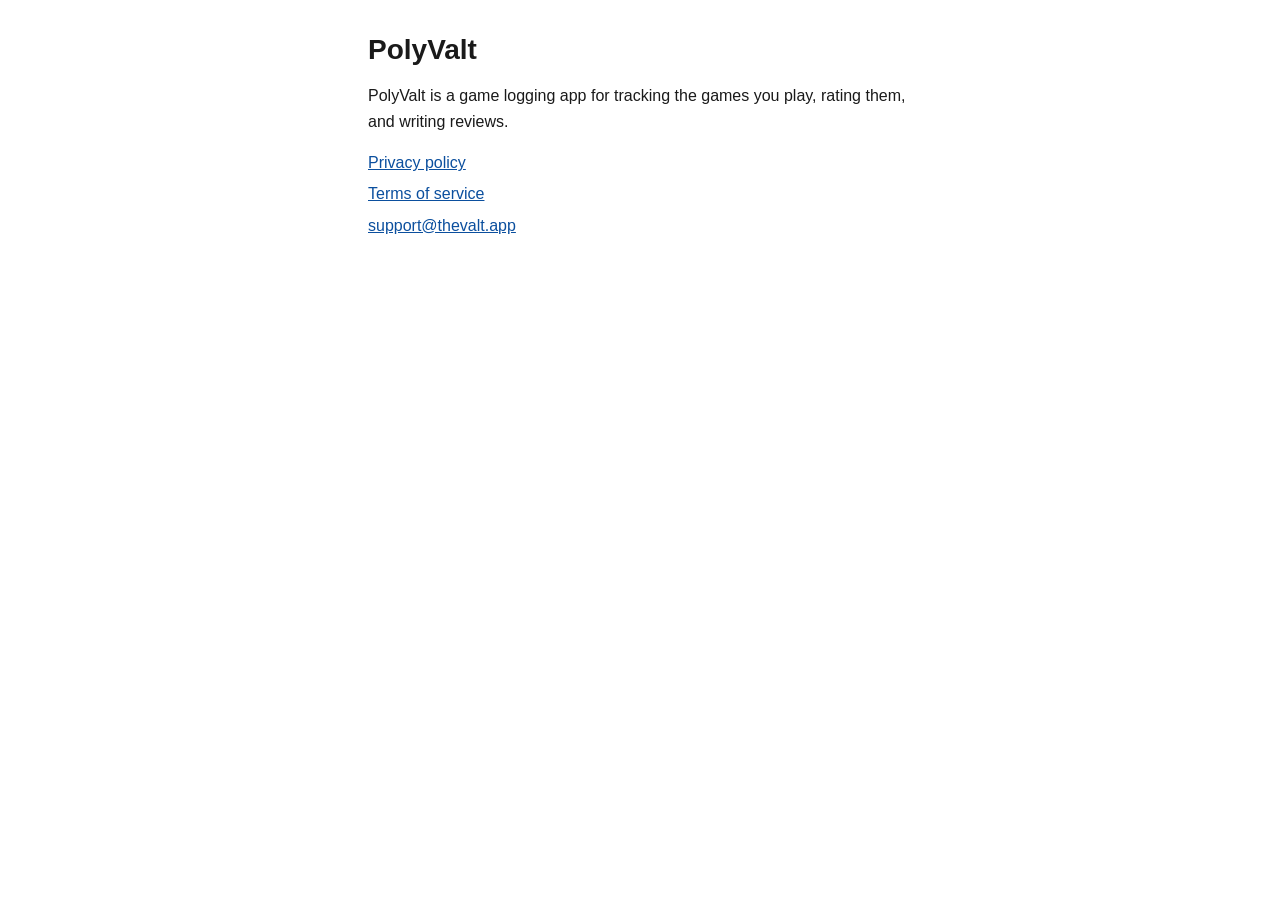
<file: index.html>
<!doctype html>
<html lang="en">
<head>
<meta charset="utf-8">
<meta name="viewport" content="width=device-width, initial-scale=1">
<title>PolyValt</title>
<link rel="stylesheet" href="style.css">
</head>
<body>
<main>
<h1>PolyValt</h1>
<p>PolyValt is a game logging app for tracking the games you play, rating them, and writing reviews.</p>
<nav>
<ul>
<li><a href="privacy.html">Privacy policy</a></li>
<li><a href="terms.html">Terms of service</a></li>
<li><a href="mailto:support@thevalt.app">support@thevalt.app</a></li>
</ul>
</nav>
</main>
</body>
</html>
</file>
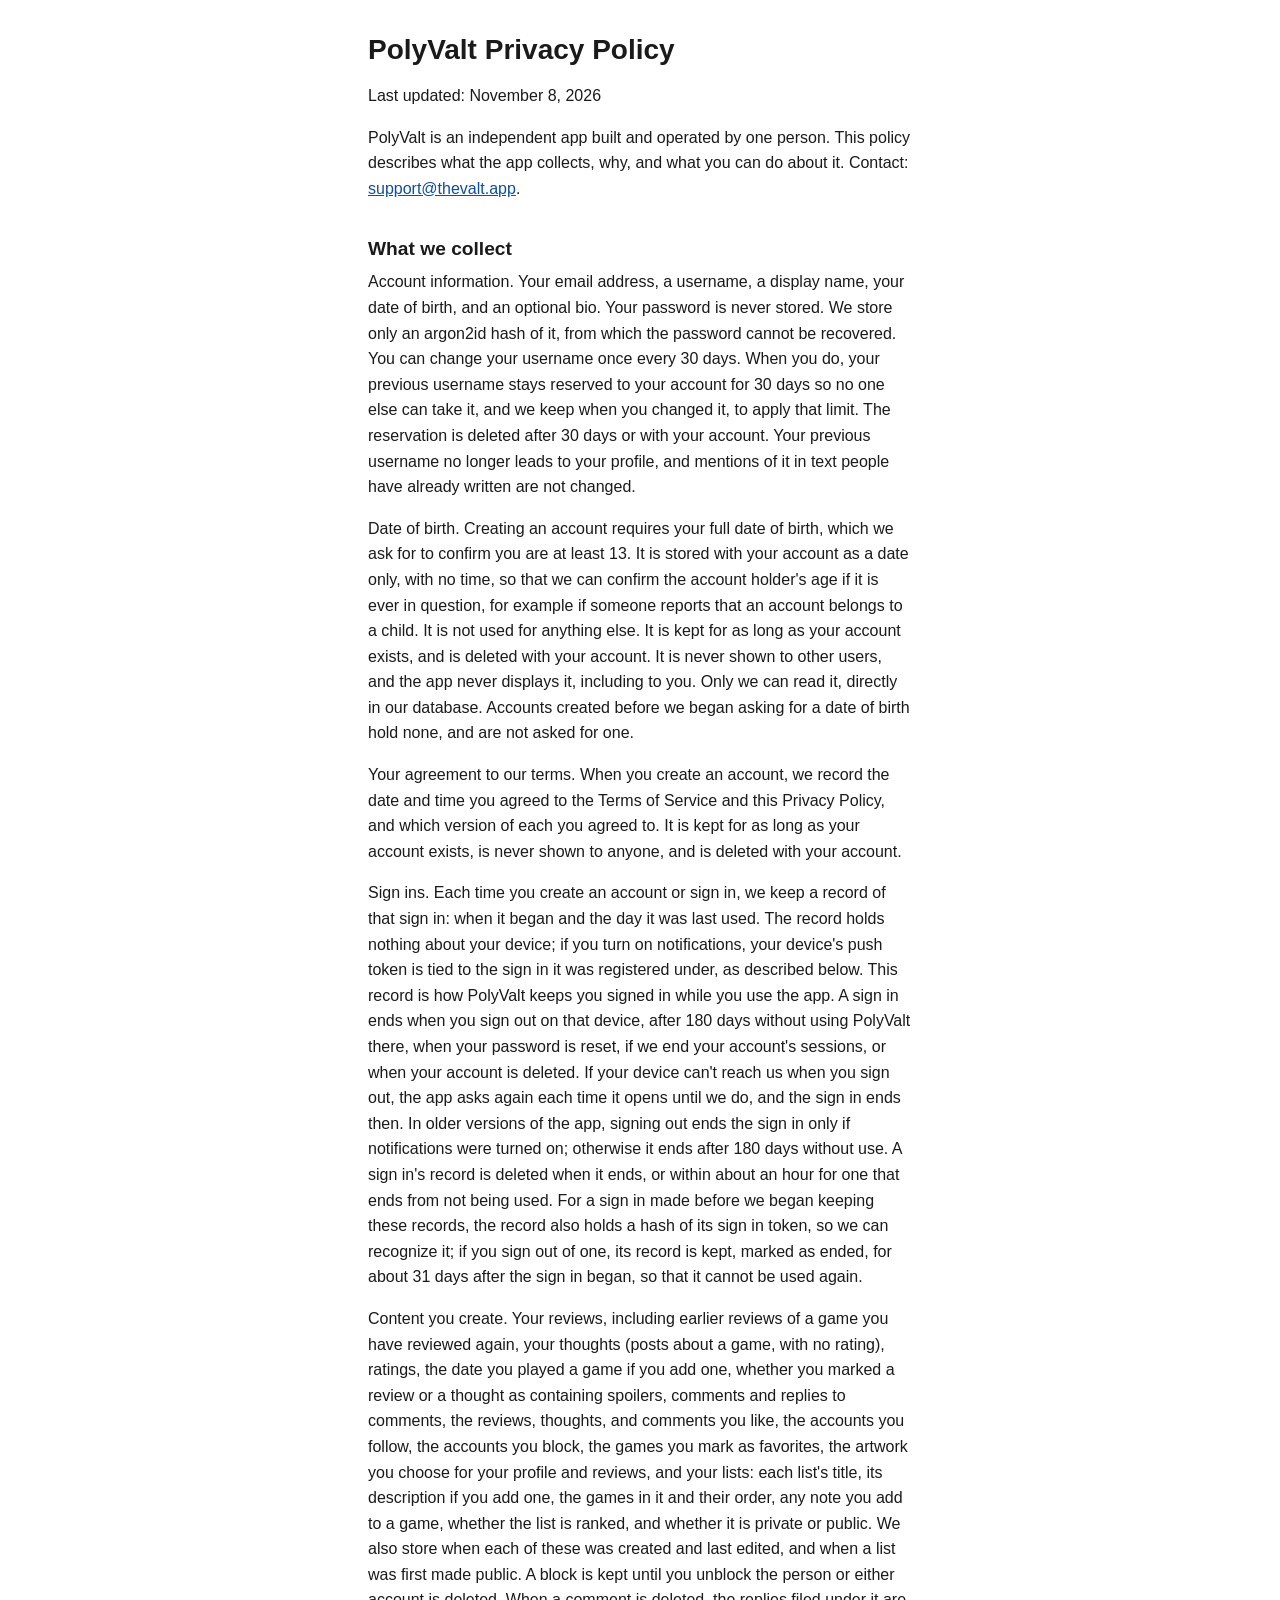
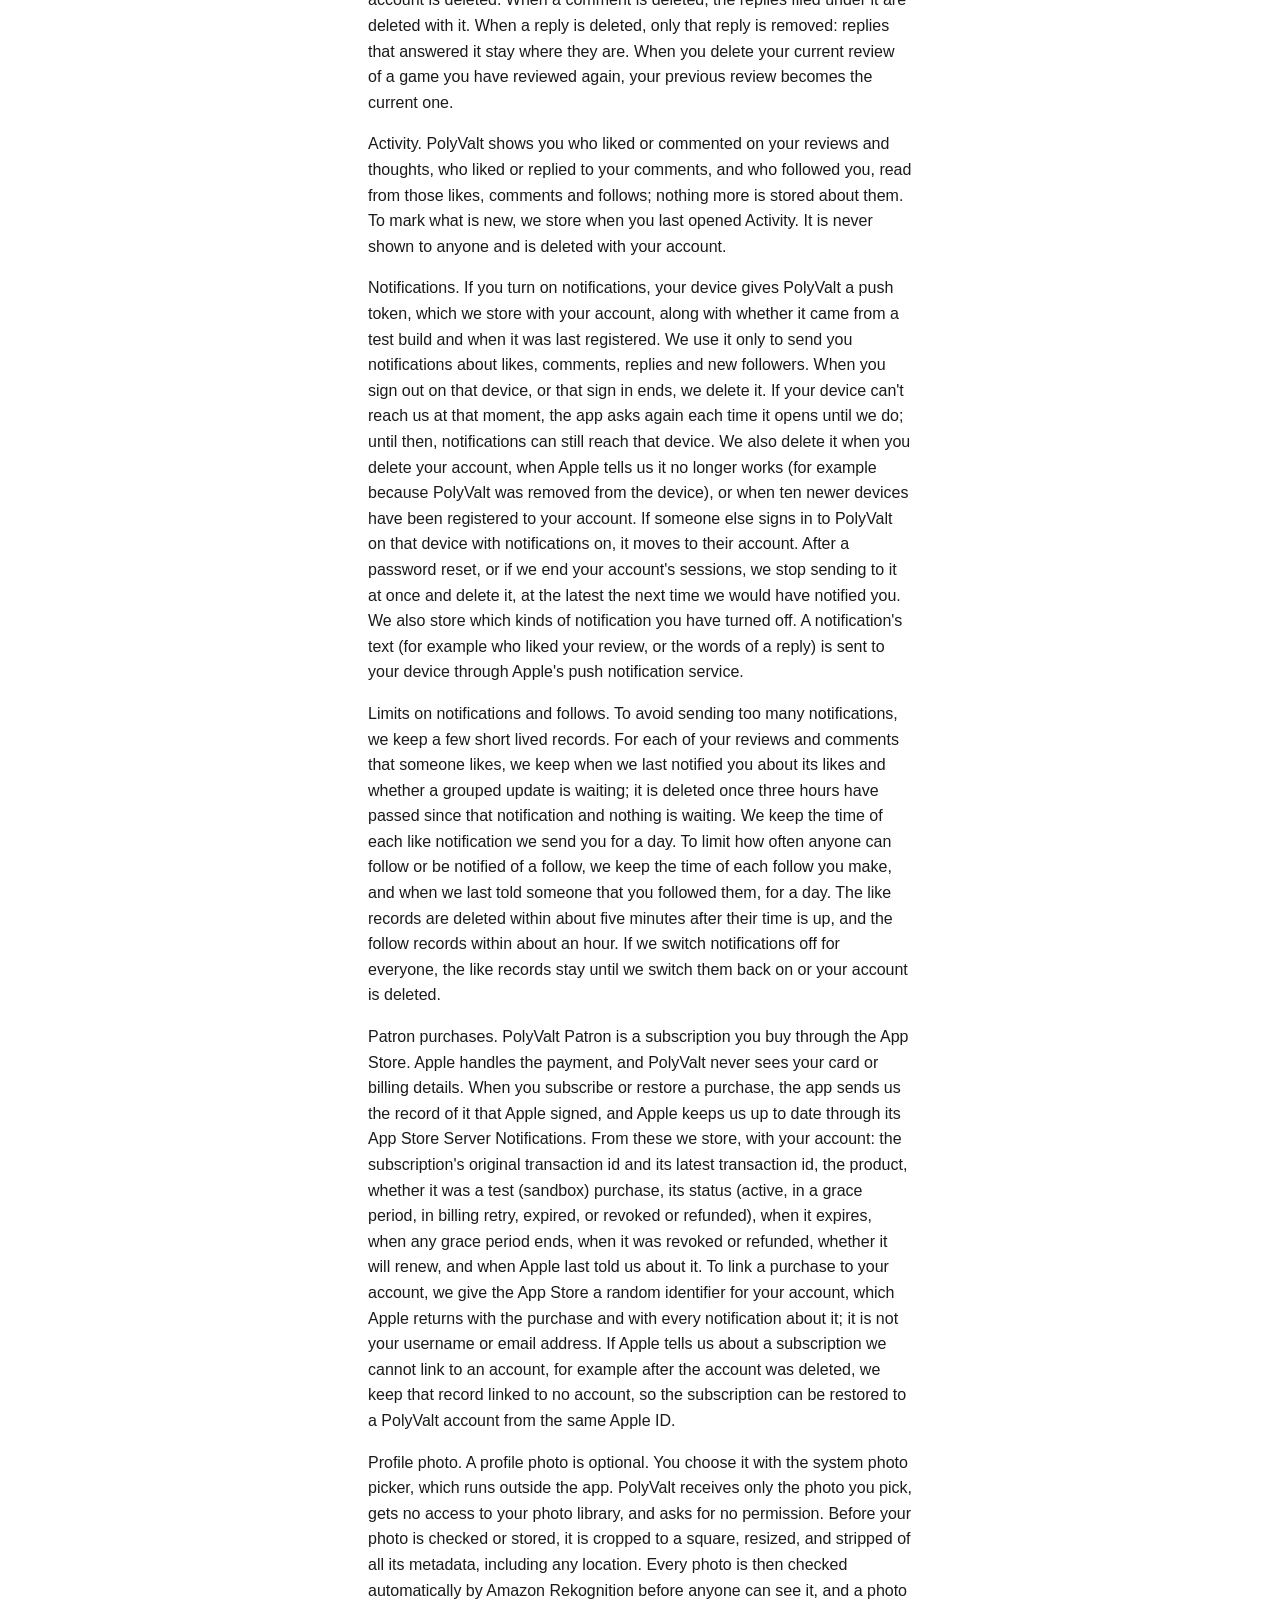
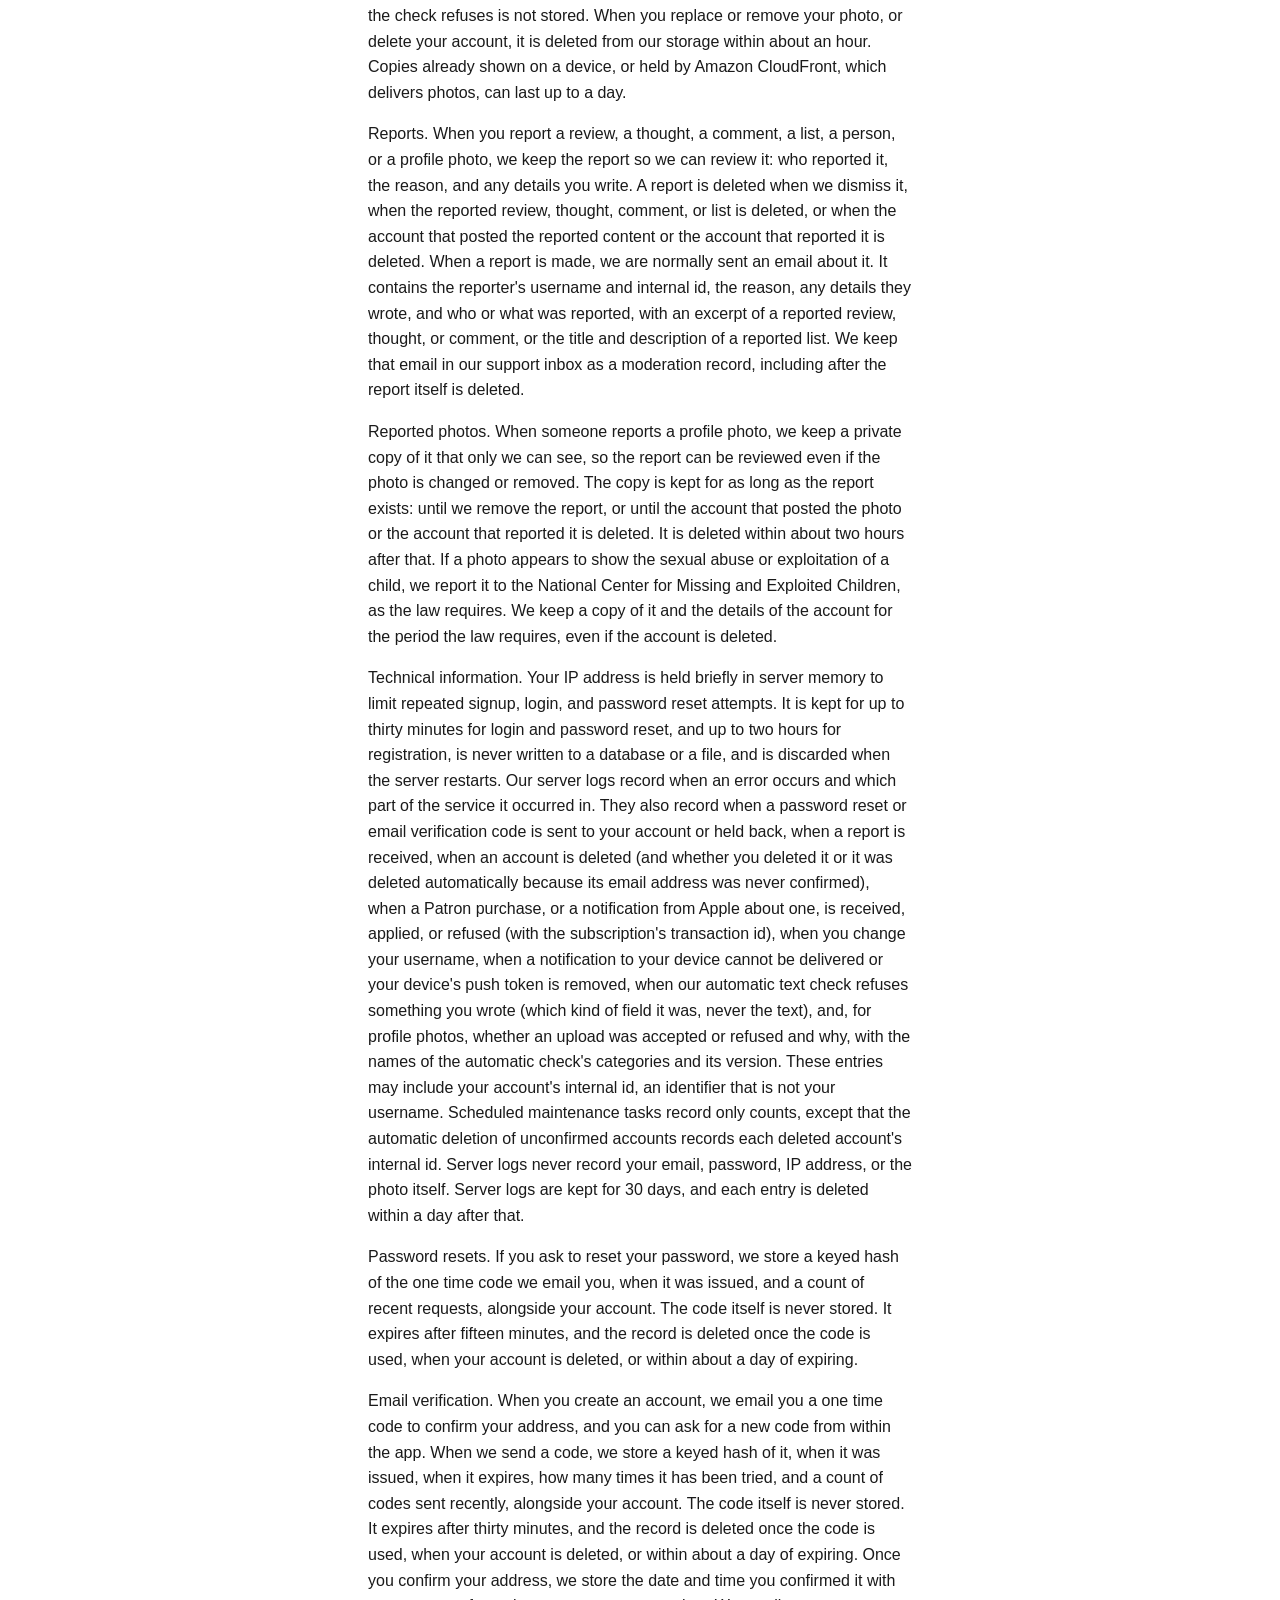
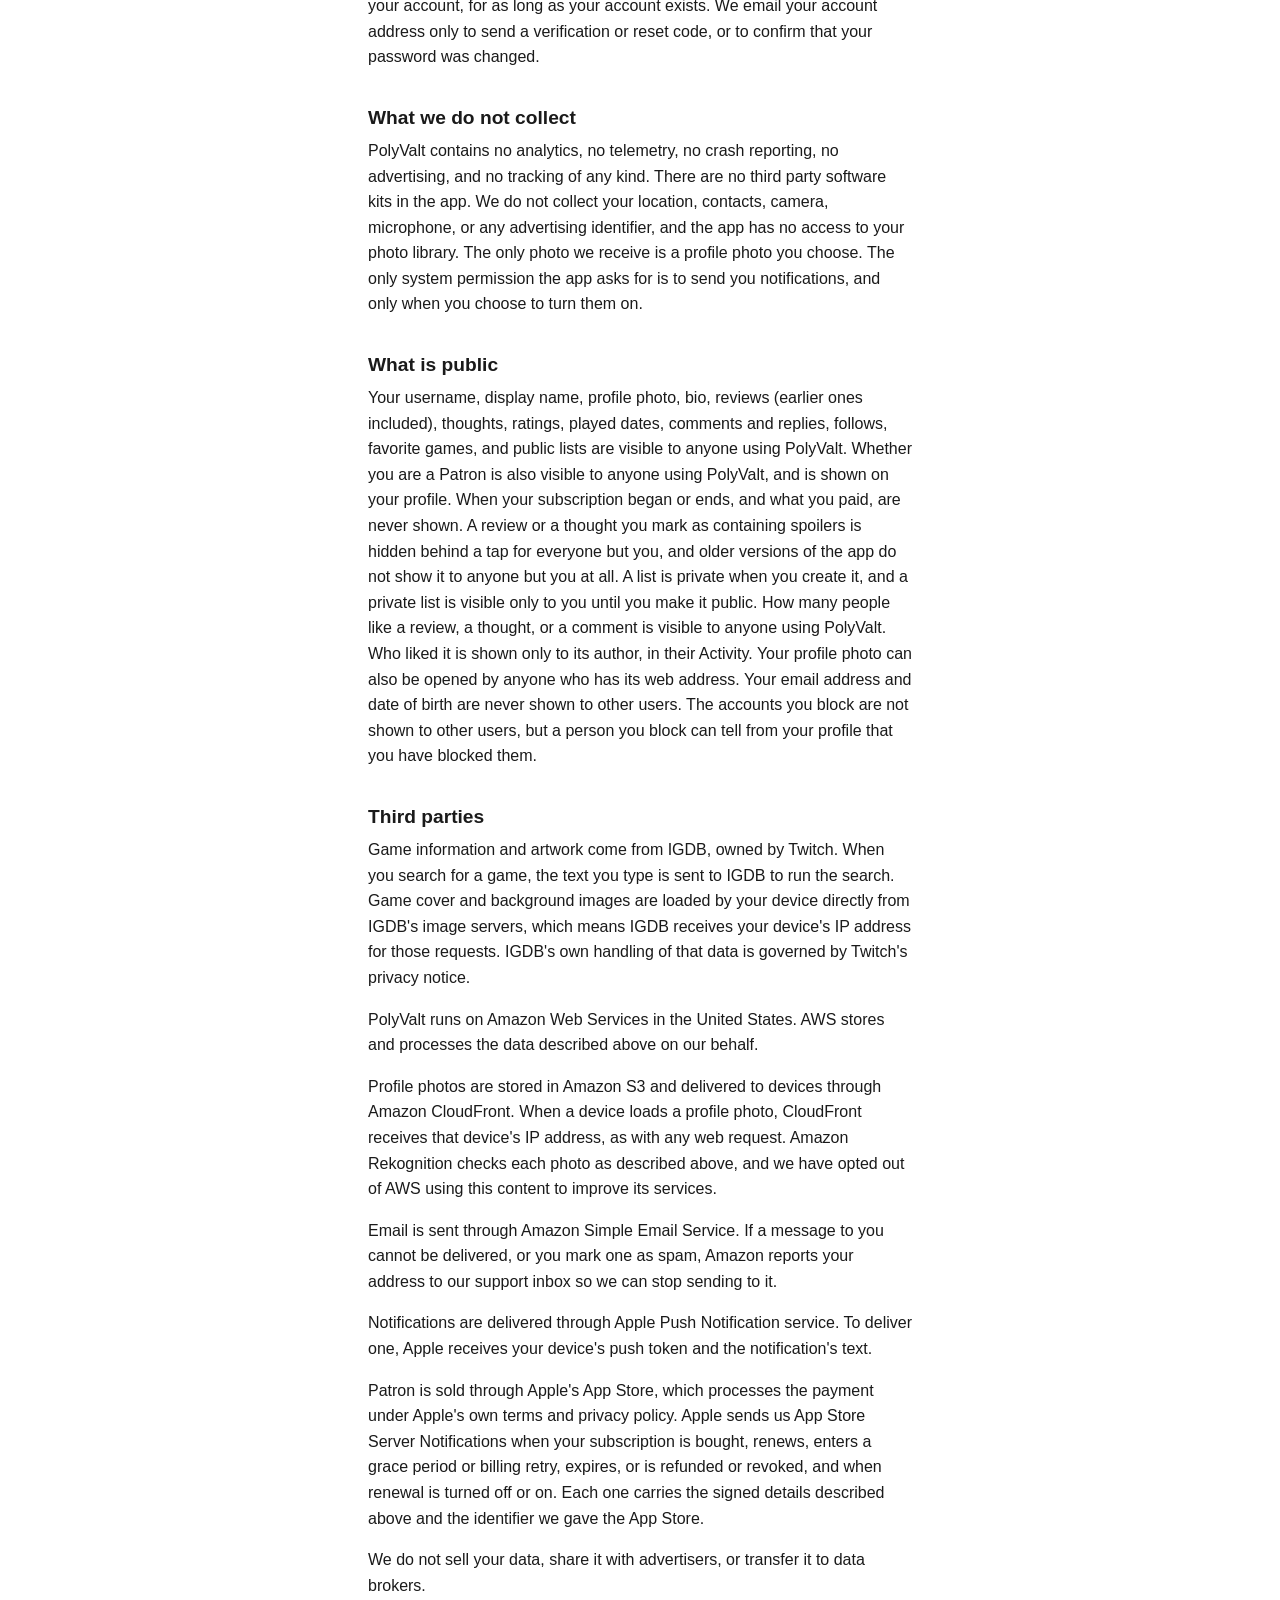
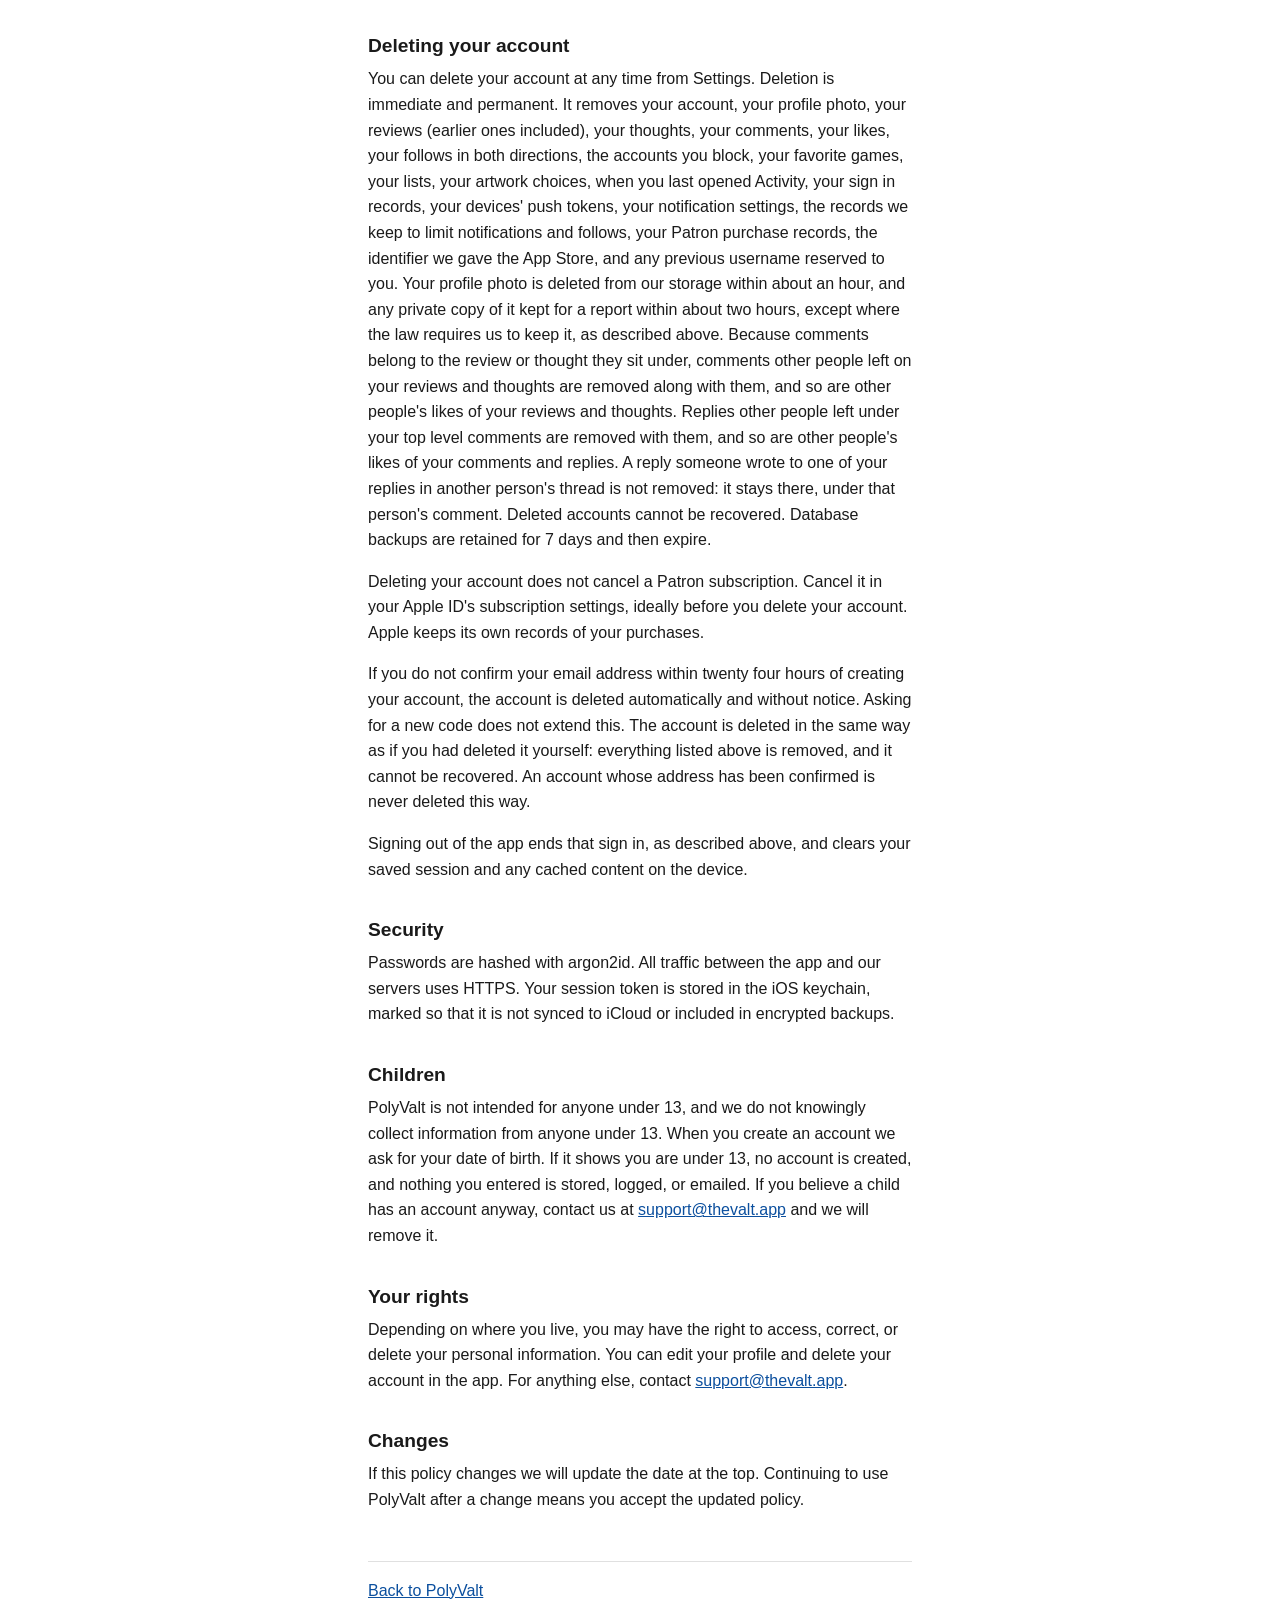
<file: privacy.html>
<!doctype html>
<html lang="en">
<head>
<meta charset="utf-8">
<meta name="viewport" content="width=device-width, initial-scale=1">
<title>Privacy Policy &mdash; PolyValt</title>
<link rel="stylesheet" href="style.css">
</head>
<body>
<main>
<h1>PolyValt Privacy Policy</h1>

<p>Last updated: November 8, 2026</p>

<p>PolyValt is an independent app built and operated by one person. This policy describes what the app collects, why, and what you can do about it. Contact: <a href="mailto:support@thevalt.app">support@thevalt.app</a>.</p>

<h2>What we collect</h2>

<p>Account information. Your email address, a username, a display name, your date of birth, and an optional bio. Your password is never stored. We store only an argon2id hash of it, from which the password cannot be recovered. You can change your username once every 30 days. When you do, your previous username stays reserved to your account for 30 days so no one else can take it, and we keep when you changed it, to apply that limit. The reservation is deleted after 30 days or with your account. Your previous username no longer leads to your profile, and mentions of it in text people have already written are not changed.</p>

<p>Date of birth. Creating an account requires your full date of birth, which we ask for to confirm you are at least 13. It is stored with your account as a date only, with no time, so that we can confirm the account holder's age if it is ever in question, for example if someone reports that an account belongs to a child. It is not used for anything else. It is kept for as long as your account exists, and is deleted with your account. It is never shown to other users, and the app never displays it, including to you. Only we can read it, directly in our database. Accounts created before we began asking for a date of birth hold none, and are not asked for one.</p>

<p>Your agreement to our terms. When you create an account, we record the date and time you agreed to the Terms of Service and this Privacy Policy, and which version of each you agreed to. It is kept for as long as your account exists, is never shown to anyone, and is deleted with your account.</p>

<p>Sign ins. Each time you create an account or sign in, we keep a record of that sign in: when it began and the day it was last used. The record holds nothing about your device; if you turn on notifications, your device's push token is tied to the sign in it was registered under, as described below. This record is how PolyValt keeps you signed in while you use the app. A sign in ends when you sign out on that device, after 180 days without using PolyValt there, when your password is reset, if we end your account's sessions, or when your account is deleted. If your device can't reach us when you sign out, the app asks again each time it opens until we do, and the sign in ends then. In older versions of the app, signing out ends the sign in only if notifications were turned on; otherwise it ends after 180 days without use. A sign in's record is deleted when it ends, or within about an hour for one that ends from not being used. For a sign in made before we began keeping these records, the record also holds a hash of its sign in token, so we can recognize it; if you sign out of one, its record is kept, marked as ended, for about 31 days after the sign in began, so that it cannot be used again.</p>

<p>Content you create. Your reviews, including earlier reviews of a game you have reviewed again, your thoughts (posts about a game, with no rating), ratings, the date you played a game if you add one, whether you marked a review or a thought as containing spoilers, comments and replies to comments, the reviews, thoughts, and comments you like, the accounts you follow, the accounts you block, the games you mark as favorites, the artwork you choose for your profile and reviews, and your lists: each list's title, its description if you add one, the games in it and their order, any note you add to a game, whether the list is ranked, and whether it is private or public. We also store when each of these was created and last edited, and when a list was first made public. A block is kept until you unblock the person or either account is deleted. When a comment is deleted, the replies filed under it are deleted with it. When a reply is deleted, only that reply is removed: replies that answered it stay where they are. When you delete your current review of a game you have reviewed again, your previous review becomes the current one.</p>

<p>Activity. PolyValt shows you who liked or commented on your reviews and thoughts, who liked or replied to your comments, and who followed you, read from those likes, comments and follows; nothing more is stored about them. To mark what is new, we store when you last opened Activity. It is never shown to anyone and is deleted with your account.</p>

<p>Notifications. If you turn on notifications, your device gives PolyValt a push token, which we store with your account, along with whether it came from a test build and when it was last registered. We use it only to send you notifications about likes, comments, replies and new followers. When you sign out on that device, or that sign in ends, we delete it. If your device can't reach us at that moment, the app asks again each time it opens until we do; until then, notifications can still reach that device. We also delete it when you delete your account, when Apple tells us it no longer works (for example because PolyValt was removed from the device), or when ten newer devices have been registered to your account. If someone else signs in to PolyValt on that device with notifications on, it moves to their account. After a password reset, or if we end your account's sessions, we stop sending to it at once and delete it, at the latest the next time we would have notified you. We also store which kinds of notification you have turned off. A notification's text (for example who liked your review, or the words of a reply) is sent to your device through Apple's push notification service.</p>

<p>Limits on notifications and follows. To avoid sending too many notifications, we keep a few short lived records. For each of your reviews and comments that someone likes, we keep when we last notified you about its likes and whether a grouped update is waiting; it is deleted once three hours have passed since that notification and nothing is waiting. We keep the time of each like notification we send you for a day. To limit how often anyone can follow or be notified of a follow, we keep the time of each follow you make, and when we last told someone that you followed them, for a day. The like records are deleted within about five minutes after their time is up, and the follow records within about an hour. If we switch notifications off for everyone, the like records stay until we switch them back on or your account is deleted.</p>

<p>Patron purchases. PolyValt Patron is a subscription you buy through the App Store. Apple handles the payment, and PolyValt never sees your card or billing details. When you subscribe or restore a purchase, the app sends us the record of it that Apple signed, and Apple keeps us up to date through its App Store Server Notifications. From these we store, with your account: the subscription's original transaction id and its latest transaction id, the product, whether it was a test (sandbox) purchase, its status (active, in a grace period, in billing retry, expired, or revoked or refunded), when it expires, when any grace period ends, when it was revoked or refunded, whether it will renew, and when Apple last told us about it. To link a purchase to your account, we give the App Store a random identifier for your account, which Apple returns with the purchase and with every notification about it; it is not your username or email address. If Apple tells us about a subscription we cannot link to an account, for example after the account was deleted, we keep that record linked to no account, so the subscription can be restored to a PolyValt account from the same Apple ID.</p>

<p>Profile photo. A profile photo is optional. You choose it with the system photo picker, which runs outside the app. PolyValt receives only the photo you pick, gets no access to your photo library, and asks for no permission. Before your photo is checked or stored, it is cropped to a square, resized, and stripped of all its metadata, including any location. Every photo is then checked automatically by Amazon Rekognition before anyone can see it, and a photo the check refuses is not stored. When you replace or remove your photo, or delete your account, it is deleted from our storage within about an hour. Copies already shown on a device, or held by Amazon CloudFront, which delivers photos, can last up to a day.</p>

<p>Reports. When you report a review, a thought, a comment, a list, a person, or a profile photo, we keep the report so we can review it: who reported it, the reason, and any details you write. A report is deleted when we dismiss it, when the reported review, thought, comment, or list is deleted, or when the account that posted the reported content or the account that reported it is deleted. When a report is made, we are normally sent an email about it. It contains the reporter's username and internal id, the reason, any details they wrote, and who or what was reported, with an excerpt of a reported review, thought, or comment, or the title and description of a reported list. We keep that email in our support inbox as a moderation record, including after the report itself is deleted.</p>

<p>Reported photos. When someone reports a profile photo, we keep a private copy of it that only we can see, so the report can be reviewed even if the photo is changed or removed. The copy is kept for as long as the report exists: until we remove the report, or until the account that posted the photo or the account that reported it is deleted. It is deleted within about two hours after that. If a photo appears to show the sexual abuse or exploitation of a child, we report it to the National Center for Missing and Exploited Children, as the law requires. We keep a copy of it and the details of the account for the period the law requires, even if the account is deleted.</p>

<p>Technical information. Your IP address is held briefly in server memory to limit repeated signup, login, and password reset attempts. It is kept for up to thirty minutes for login and password reset, and up to two hours for registration, is never written to a database or a file, and is discarded when the server restarts. Our server logs record when an error occurs and which part of the service it occurred in. They also record when a password reset or email verification code is sent to your account or held back, when a report is received, when an account is deleted (and whether you deleted it or it was deleted automatically because its email address was never confirmed), when a Patron purchase, or a notification from Apple about one, is received, applied, or refused (with the subscription's transaction id), when you change your username, when a notification to your device cannot be delivered or your device's push token is removed, when our automatic text check refuses something you wrote (which kind of field it was, never the text), and, for profile photos, whether an upload was accepted or refused and why, with the names of the automatic check's categories and its version. These entries may include your account's internal id, an identifier that is not your username. Scheduled maintenance tasks record only counts, except that the automatic deletion of unconfirmed accounts records each deleted account's internal id. Server logs never record your email, password, IP address, or the photo itself. Server logs are kept for 30 days, and each entry is deleted within a day after that.</p>

<p>Password resets. If you ask to reset your password, we store a keyed hash of the one time code we email you, when it was issued, and a count of recent requests, alongside your account. The code itself is never stored. It expires after fifteen minutes, and the record is deleted once the code is used, when your account is deleted, or within about a day of expiring.</p>

<p>Email verification. When you create an account, we email you a one time code to confirm your address, and you can ask for a new code from within the app. When we send a code, we store a keyed hash of it, when it was issued, when it expires, how many times it has been tried, and a count of codes sent recently, alongside your account. The code itself is never stored. It expires after thirty minutes, and the record is deleted once the code is used, when your account is deleted, or within about a day of expiring. Once you confirm your address, we store the date and time you confirmed it with your account, for as long as your account exists. We email your account address only to send a verification or reset code, or to confirm that your password was changed.</p>

<h2>What we do not collect</h2>

<p>PolyValt contains no analytics, no telemetry, no crash reporting, no advertising, and no tracking of any kind. There are no third party software kits in the app. We do not collect your location, contacts, camera, microphone, or any advertising identifier, and the app has no access to your photo library. The only photo we receive is a profile photo you choose. The only system permission the app asks for is to send you notifications, and only when you choose to turn them on.</p>

<h2>What is public</h2>

<p>Your username, display name, profile photo, bio, reviews (earlier ones included), thoughts, ratings, played dates, comments and replies, follows, favorite games, and public lists are visible to anyone using PolyValt. Whether you are a Patron is also visible to anyone using PolyValt, and is shown on your profile. When your subscription began or ends, and what you paid, are never shown. A review or a thought you mark as containing spoilers is hidden behind a tap for everyone but you, and older versions of the app do not show it to anyone but you at all. A list is private when you create it, and a private list is visible only to you until you make it public. How many people like a review, a thought, or a comment is visible to anyone using PolyValt. Who liked it is shown only to its author, in their Activity. Your profile photo can also be opened by anyone who has its web address. Your email address and date of birth are never shown to other users. The accounts you block are not shown to other users, but a person you block can tell from your profile that you have blocked them.</p>

<h2>Third parties</h2>

<p>Game information and artwork come from IGDB, owned by Twitch. When you search for a game, the text you type is sent to IGDB to run the search. Game cover and background images are loaded by your device directly from IGDB's image servers, which means IGDB receives your device's IP address for those requests. IGDB's own handling of that data is governed by Twitch's privacy notice.</p>

<p>PolyValt runs on Amazon Web Services in the United States. AWS stores and processes the data described above on our behalf.</p>

<p>Profile photos are stored in Amazon S3 and delivered to devices through Amazon CloudFront. When a device loads a profile photo, CloudFront receives that device's IP address, as with any web request. Amazon Rekognition checks each photo as described above, and we have opted out of AWS using this content to improve its services.</p>

<p>Email is sent through Amazon Simple Email Service. If a message to you cannot be delivered, or you mark one as spam, Amazon reports your address to our support inbox so we can stop sending to it.</p>

<p>Notifications are delivered through Apple Push Notification service. To deliver one, Apple receives your device's push token and the notification's text.</p>

<p>Patron is sold through Apple's App Store, which processes the payment under Apple's own terms and privacy policy. Apple sends us App Store Server Notifications when your subscription is bought, renews, enters a grace period or billing retry, expires, or is refunded or revoked, and when renewal is turned off or on. Each one carries the signed details described above and the identifier we gave the App Store.</p>

<p>We do not sell your data, share it with advertisers, or transfer it to data brokers.</p>

<h2>Deleting your account</h2>

<p>You can delete your account at any time from Settings. Deletion is immediate and permanent. It removes your account, your profile photo, your reviews (earlier ones included), your thoughts, your comments, your likes, your follows in both directions, the accounts you block, your favorite games, your lists, your artwork choices, when you last opened Activity, your sign in records, your devices' push tokens, your notification settings, the records we keep to limit notifications and follows, your Patron purchase records, the identifier we gave the App Store, and any previous username reserved to you. Your profile photo is deleted from our storage within about an hour, and any private copy of it kept for a report within about two hours, except where the law requires us to keep it, as described above. Because comments belong to the review or thought they sit under, comments other people left on your reviews and thoughts are removed along with them, and so are other people's likes of your reviews and thoughts. Replies other people left under your top level comments are removed with them, and so are other people's likes of your comments and replies. A reply someone wrote to one of your replies in another person's thread is not removed: it stays there, under that person's comment. Deleted accounts cannot be recovered. Database backups are retained for 7 days and then expire.</p>

<p>Deleting your account does not cancel a Patron subscription. Cancel it in your Apple ID's subscription settings, ideally before you delete your account. Apple keeps its own records of your purchases.</p>

<p>If you do not confirm your email address within twenty four hours of creating your account, the account is deleted automatically and without notice. Asking for a new code does not extend this. The account is deleted in the same way as if you had deleted it yourself: everything listed above is removed, and it cannot be recovered. An account whose address has been confirmed is never deleted this way.</p>

<p>Signing out of the app ends that sign in, as described above, and clears your saved session and any cached content on the device.</p>

<h2>Security</h2>

<p>Passwords are hashed with argon2id. All traffic between the app and our servers uses HTTPS. Your session token is stored in the iOS keychain, marked so that it is not synced to iCloud or included in encrypted backups.</p>

<h2>Children</h2>

<p>PolyValt is not intended for anyone under 13, and we do not knowingly collect information from anyone under 13. When you create an account we ask for your date of birth. If it shows you are under 13, no account is created, and nothing you entered is stored, logged, or emailed. If you believe a child has an account anyway, contact us at <a href="mailto:support@thevalt.app">support@thevalt.app</a> and we will remove it.</p>

<h2>Your rights</h2>

<p>Depending on where you live, you may have the right to access, correct, or delete your personal information. You can edit your profile and delete your account in the app. For anything else, contact <a href="mailto:support@thevalt.app">support@thevalt.app</a>.</p>

<h2>Changes</h2>

<p>If this policy changes we will update the date at the top. Continuing to use PolyValt after a change means you accept the updated policy.</p>

<footer>
<p><a href="index.html">Back to PolyValt</a></p>
</footer>
</main>
</body>
</html>
</file>
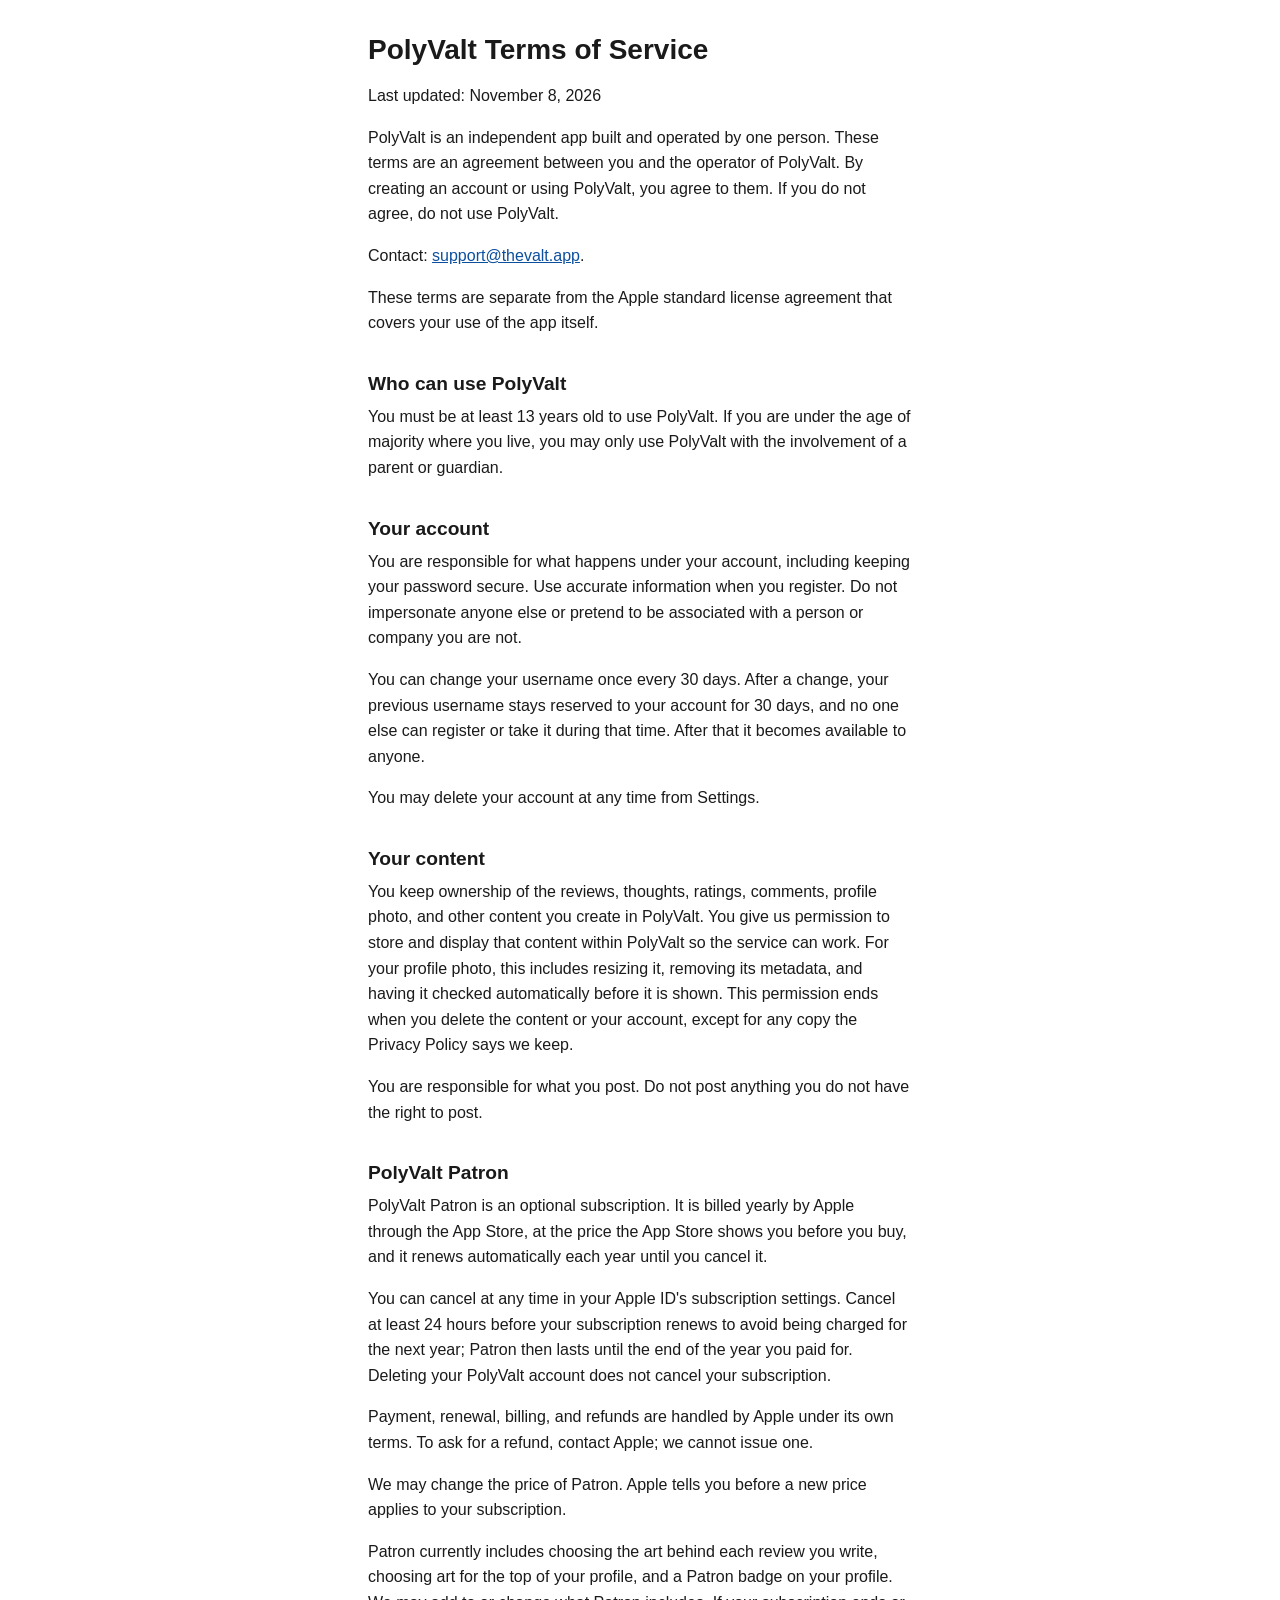
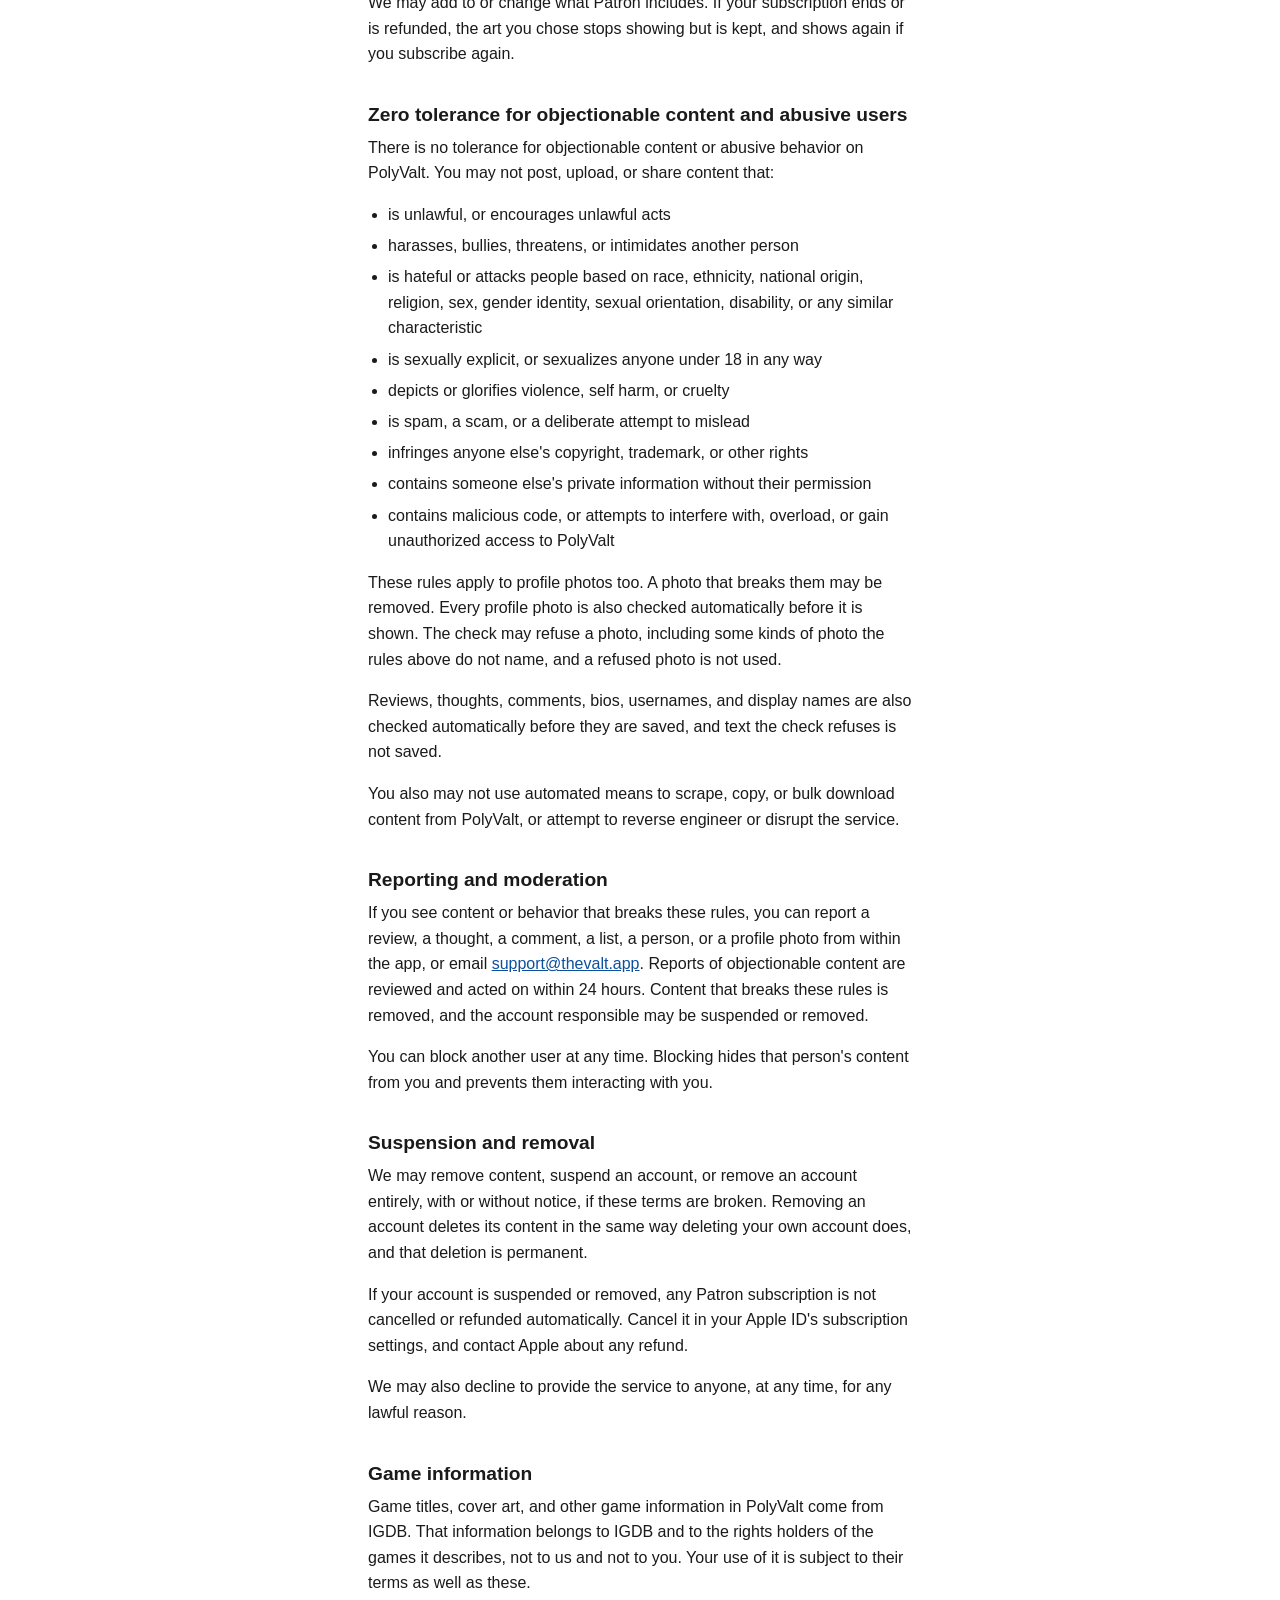
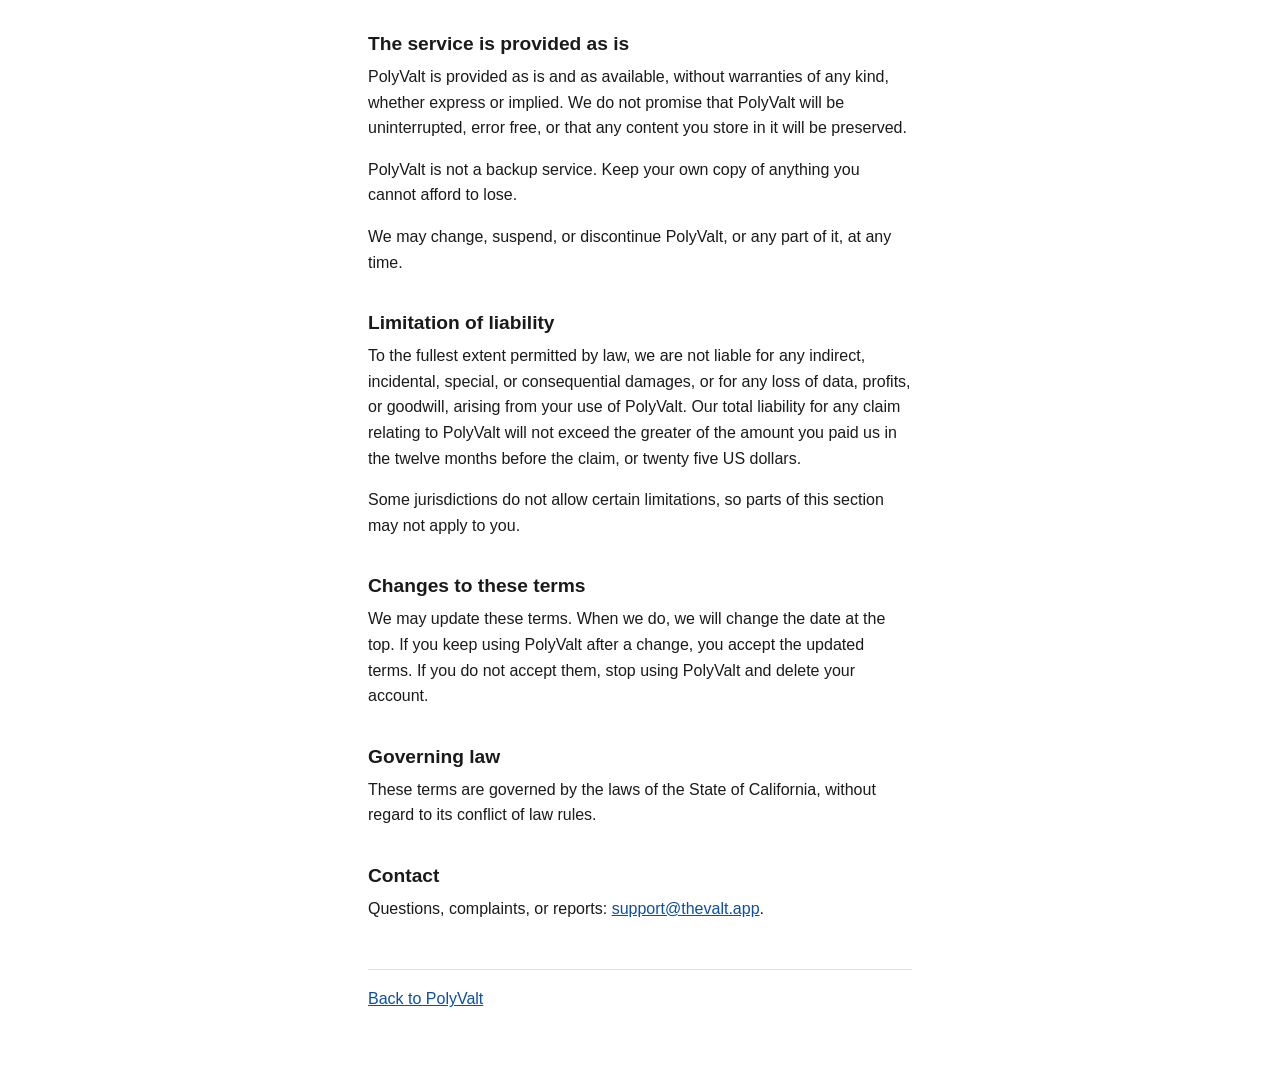
<file: terms.html>
<!doctype html>
<html lang="en">
<head>
<meta charset="utf-8">
<meta name="viewport" content="width=device-width, initial-scale=1">
<title>Terms of Service &mdash; PolyValt</title>
<link rel="stylesheet" href="style.css">
</head>
<body>
<main>
<h1>PolyValt Terms of Service</h1>

<p>Last updated: November 8, 2026</p>

<p>PolyValt is an independent app built and operated by one person. These terms are an agreement between you and the operator of PolyValt. By creating an account or using PolyValt, you agree to them. If you do not agree, do not use PolyValt.</p>

<p>Contact: <a href="mailto:support@thevalt.app">support@thevalt.app</a>.</p>

<p>These terms are separate from the Apple standard license agreement that covers your use of the app itself.</p>

<h2>Who can use PolyValt</h2>

<p>You must be at least 13 years old to use PolyValt. If you are under the age of majority where you live, you may only use PolyValt with the involvement of a parent or guardian.</p>

<h2>Your account</h2>

<p>You are responsible for what happens under your account, including keeping your password secure. Use accurate information when you register. Do not impersonate anyone else or pretend to be associated with a person or company you are not.</p>

<p>You can change your username once every 30 days. After a change, your previous username stays reserved to your account for 30 days, and no one else can register or take it during that time. After that it becomes available to anyone.</p>

<p>You may delete your account at any time from Settings.</p>

<h2>Your content</h2>

<p>You keep ownership of the reviews, thoughts, ratings, comments, profile photo, and other content you create in PolyValt. You give us permission to store and display that content within PolyValt so the service can work. For your profile photo, this includes resizing it, removing its metadata, and having it checked automatically before it is shown. This permission ends when you delete the content or your account, except for any copy the Privacy Policy says we keep.</p>

<p>You are responsible for what you post. Do not post anything you do not have the right to post.</p>

<h2>PolyValt Patron</h2>

<p>PolyValt Patron is an optional subscription. It is billed yearly by Apple through the App Store, at the price the App Store shows you before you buy, and it renews automatically each year until you cancel it.</p>

<p>You can cancel at any time in your Apple ID's subscription settings. Cancel at least 24 hours before your subscription renews to avoid being charged for the next year; Patron then lasts until the end of the year you paid for. Deleting your PolyValt account does not cancel your subscription.</p>

<p>Payment, renewal, billing, and refunds are handled by Apple under its own terms. To ask for a refund, contact Apple; we cannot issue one.</p>

<p>We may change the price of Patron. Apple tells you before a new price applies to your subscription.</p>

<p>Patron currently includes choosing the art behind each review you write, choosing art for the top of your profile, and a Patron badge on your profile. We may add to or change what Patron includes. If your subscription ends or is refunded, the art you chose stops showing but is kept, and shows again if you subscribe again.</p>

<h2>Zero tolerance for objectionable content and abusive users</h2>

<p>There is no tolerance for objectionable content or abusive behavior on PolyValt. You may not post, upload, or share content that:</p>

<ul>
<li>is unlawful, or encourages unlawful acts</li>
<li>harasses, bullies, threatens, or intimidates another person</li>
<li>is hateful or attacks people based on race, ethnicity, national origin, religion, sex, gender identity, sexual orientation, disability, or any similar characteristic</li>
<li>is sexually explicit, or sexualizes anyone under 18 in any way</li>
<li>depicts or glorifies violence, self harm, or cruelty</li>
<li>is spam, a scam, or a deliberate attempt to mislead</li>
<li>infringes anyone else's copyright, trademark, or other rights</li>
<li>contains someone else's private information without their permission</li>
<li>contains malicious code, or attempts to interfere with, overload, or gain unauthorized access to PolyValt</li>
</ul>

<p>These rules apply to profile photos too. A photo that breaks them may be removed. Every profile photo is also checked automatically before it is shown. The check may refuse a photo, including some kinds of photo the rules above do not name, and a refused photo is not used.</p>

<p>Reviews, thoughts, comments, bios, usernames, and display names are also checked automatically before they are saved, and text the check refuses is not saved.</p>

<p>You also may not use automated means to scrape, copy, or bulk download content from PolyValt, or attempt to reverse engineer or disrupt the service.</p>

<h2>Reporting and moderation</h2>

<p>If you see content or behavior that breaks these rules, you can report a review, a thought, a comment, a list, a person, or a profile photo from within the app, or email <a href="mailto:support@thevalt.app">support@thevalt.app</a>. Reports of objectionable content are reviewed and acted on within 24 hours. Content that breaks these rules is removed, and the account responsible may be suspended or removed.</p>

<p>You can block another user at any time. Blocking hides that person's content from you and prevents them interacting with you.</p>

<h2>Suspension and removal</h2>

<p>We may remove content, suspend an account, or remove an account entirely, with or without notice, if these terms are broken. Removing an account deletes its content in the same way deleting your own account does, and that deletion is permanent.</p>

<p>If your account is suspended or removed, any Patron subscription is not cancelled or refunded automatically. Cancel it in your Apple ID's subscription settings, and contact Apple about any refund.</p>

<p>We may also decline to provide the service to anyone, at any time, for any lawful reason.</p>

<h2>Game information</h2>

<p>Game titles, cover art, and other game information in PolyValt come from IGDB. That information belongs to IGDB and to the rights holders of the games it describes, not to us and not to you. Your use of it is subject to their terms as well as these.</p>

<h2>The service is provided as is</h2>

<p>PolyValt is provided as is and as available, without warranties of any kind, whether express or implied. We do not promise that PolyValt will be uninterrupted, error free, or that any content you store in it will be preserved.</p>

<p>PolyValt is not a backup service. Keep your own copy of anything you cannot afford to lose.</p>

<p>We may change, suspend, or discontinue PolyValt, or any part of it, at any time.</p>

<h2>Limitation of liability</h2>

<p>To the fullest extent permitted by law, we are not liable for any indirect, incidental, special, or consequential damages, or for any loss of data, profits, or goodwill, arising from your use of PolyValt. Our total liability for any claim relating to PolyValt will not exceed the greater of the amount you paid us in the twelve months before the claim, or twenty five US dollars.</p>

<p>Some jurisdictions do not allow certain limitations, so parts of this section may not apply to you.</p>

<h2>Changes to these terms</h2>

<p>We may update these terms. When we do, we will change the date at the top. If you keep using PolyValt after a change, you accept the updated terms. If you do not accept them, stop using PolyValt and delete your account.</p>

<h2>Governing law</h2>

<p>These terms are governed by the laws of the State of California, without regard to its conflict of law rules.</p>

<h2>Contact</h2>

<p>Questions, complaints, or reports: <a href="mailto:support@thevalt.app">support@thevalt.app</a>.</p>

<footer>
<p><a href="index.html">Back to PolyValt</a></p>
</footer>
</main>
</body>
</html>
</file>
<file: style.css>
html {
  color-scheme: light;
}

body {
  margin: 0;
  background: #ffffff;
  color: #1a1a1a;
  font-family: -apple-system, BlinkMacSystemFont, "Segoe UI", Roboto, Helvetica, Arial, sans-serif;
  line-height: 1.6;
}

main {
  max-width: 34em;
  margin: 0 auto;
  padding: 2rem 1.5rem 3rem;
}

h1,
h2 {
  line-height: 1.25;
}

h1 {
  font-size: 1.75rem;
  margin: 0 0 1rem;
}

h2 {
  font-size: 1.2rem;
  margin: 2.25rem 0 0.5rem;
}

p {
  margin: 0 0 1rem;
}

ul {
  margin: 0 0 1rem;
  padding-left: 1.25rem;
}

li {
  margin-bottom: 0.35rem;
}

a {
  color: #0b4f9e;
}

nav ul {
  list-style: none;
  padding-left: 0;
}

footer {
  margin-top: 3rem;
  padding-top: 1rem;
  border-top: 1px solid #e0e0e0;
}
</file>
